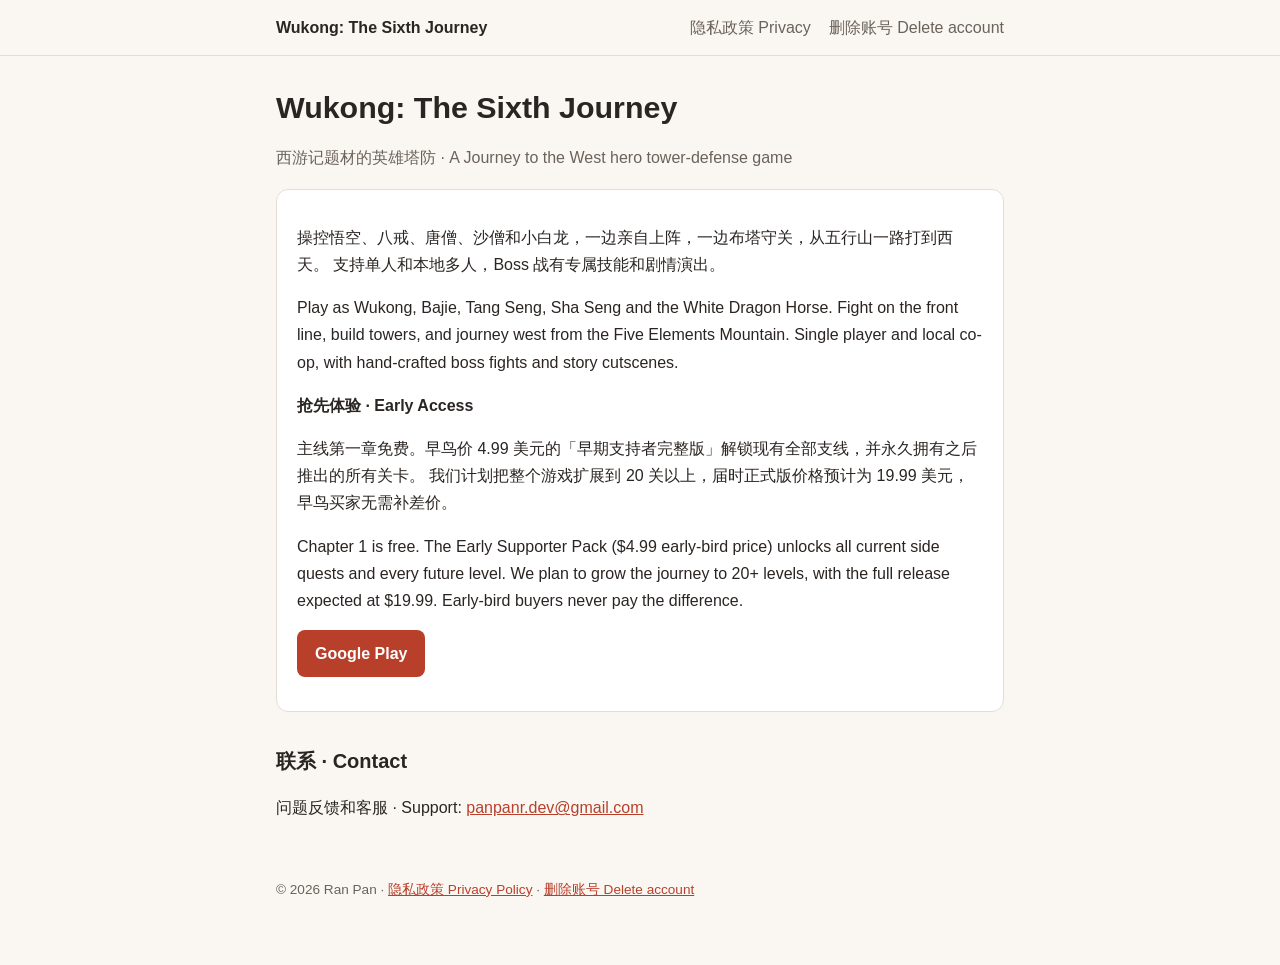
<file: index.html>
<!doctype html>
<html lang="zh-CN">
<head>
<meta charset="utf-8">
<meta name="viewport" content="width=device-width, initial-scale=1">
<title>Wukong: The Sixth Journey</title>
<meta name="description" content="西游记题材的三人英雄塔防游戏 · A Journey to the West hero tower-defense game.">
<link rel="stylesheet" href="style.css">
</head>
<body>
<header class="site"><nav>
  <a class="brand" href="index.html">Wukong: The Sixth Journey</a>
  <a href="privacy.html">隐私政策 Privacy</a>
  <a href="delete-account.html">删除账号 Delete account</a>
</nav></header>
<main>
  <h1>Wukong: The Sixth Journey</h1>
  <p class="muted">西游记题材的英雄塔防 · A Journey to the West hero tower-defense game</p>

  <div class="card">
    <p>操控悟空、八戒、唐僧、沙僧和小白龙，一边亲自上阵，一边布塔守关，从五行山一路打到西天。
    支持单人和本地多人，Boss 战有专属技能和剧情演出。</p>
    <p>Play as Wukong, Bajie, Tang Seng, Sha Seng and the White Dragon Horse. Fight on the front line,
    build towers, and journey west from the Five Elements Mountain. Single player and local co-op,
    with hand-crafted boss fights and story cutscenes.</p>
    <p><strong>抢先体验 · Early Access</strong></p>
    <p>主线第一章免费。早鸟价 4.99 美元的「早期支持者完整版」解锁现有全部支线，并永久拥有之后推出的所有关卡。
    我们计划把整个游戏扩展到 20 关以上，届时正式版价格预计为 19.99 美元，早鸟买家无需补差价。</p>
    <p>Chapter 1 is free. The Early Supporter Pack ($4.99 early-bird price) unlocks all current side quests and every
    future level. We plan to grow the journey to 20+ levels, with the full release expected at $19.99.
    Early-bird buyers never pay the difference.</p>
    <p><a class="btn" href="https://play.google.com/store/apps/details?id=com.wukongdefense.journey">Google Play</a></p>
  </div>

  <h2>联系 · Contact</h2>
  <p>问题反馈和客服 · Support: <a href="mailto:panpanr.dev@gmail.com">panpanr.dev@gmail.com</a></p>

  <footer>© 2026 Ran Pan ·
    <a href="privacy.html">隐私政策 Privacy Policy</a> ·
    <a href="delete-account.html">删除账号 Delete account</a></footer>
</main>
</body>
</html>
</file>
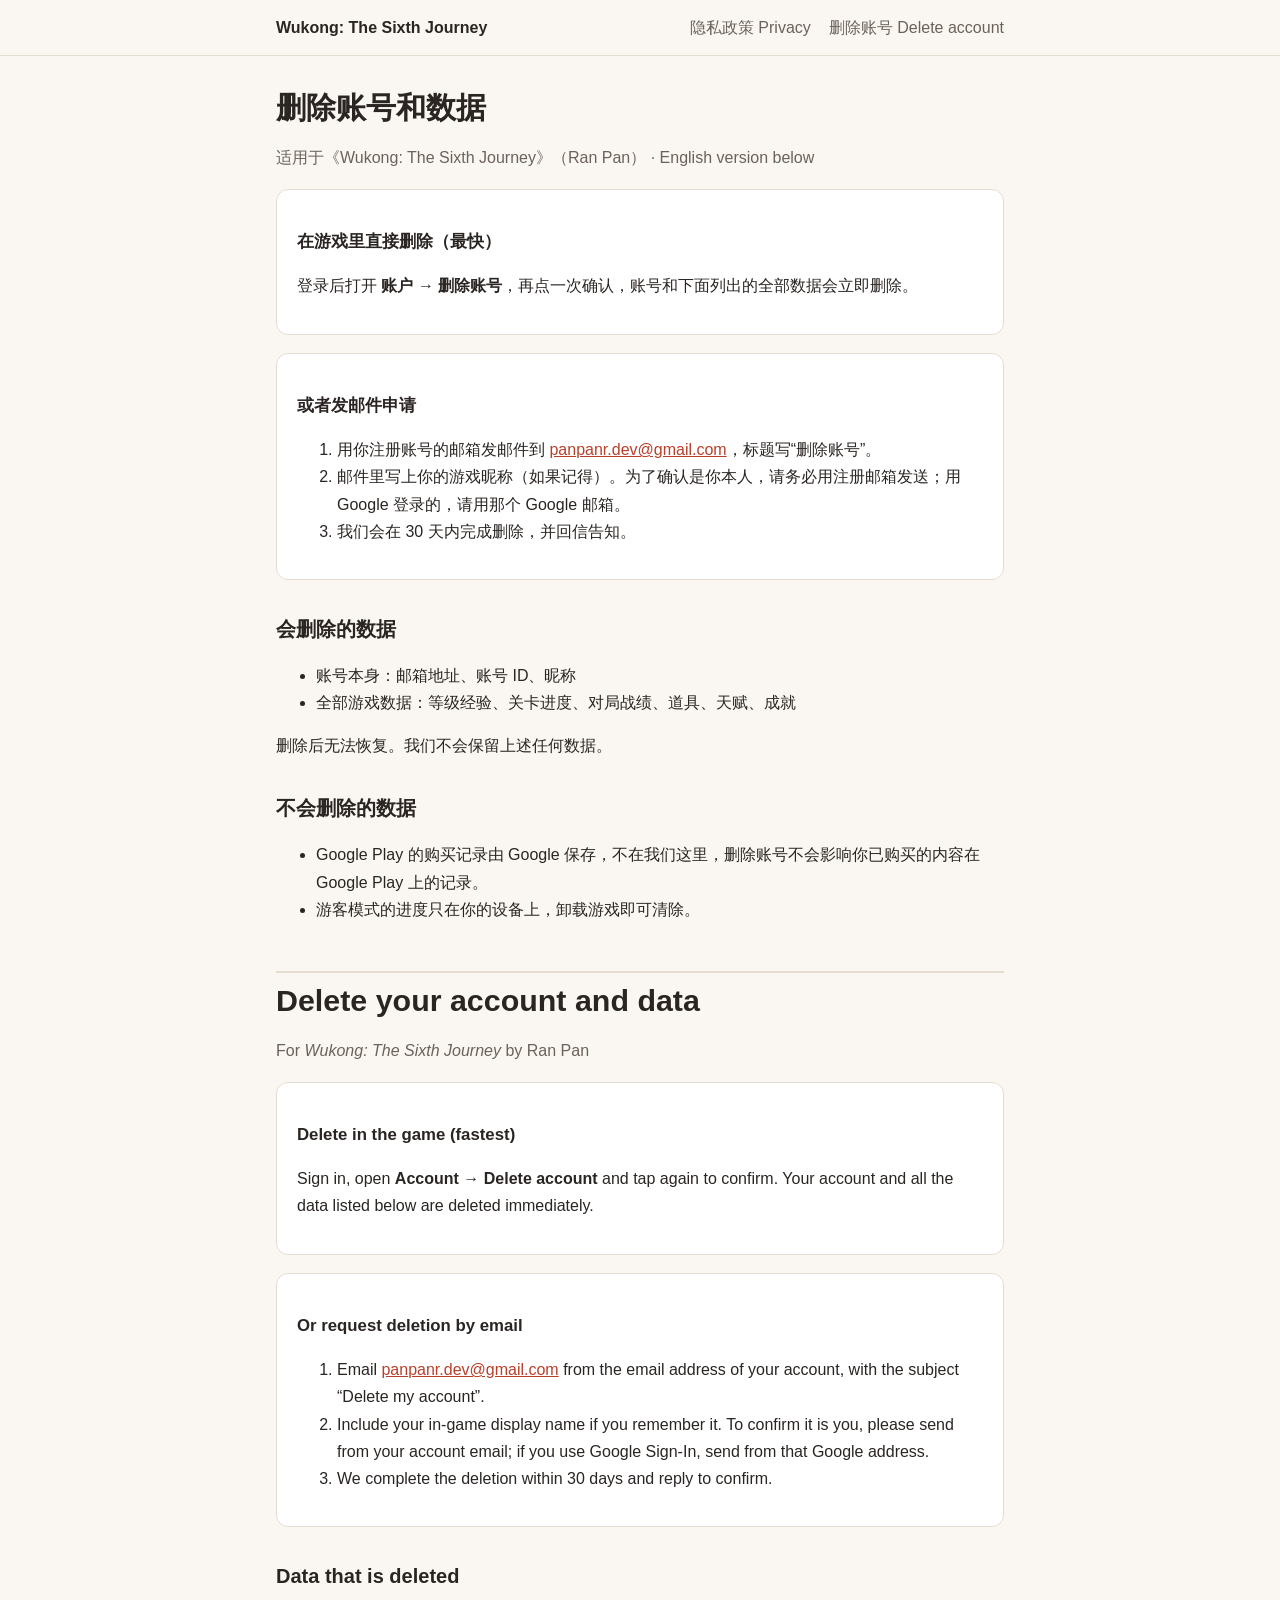
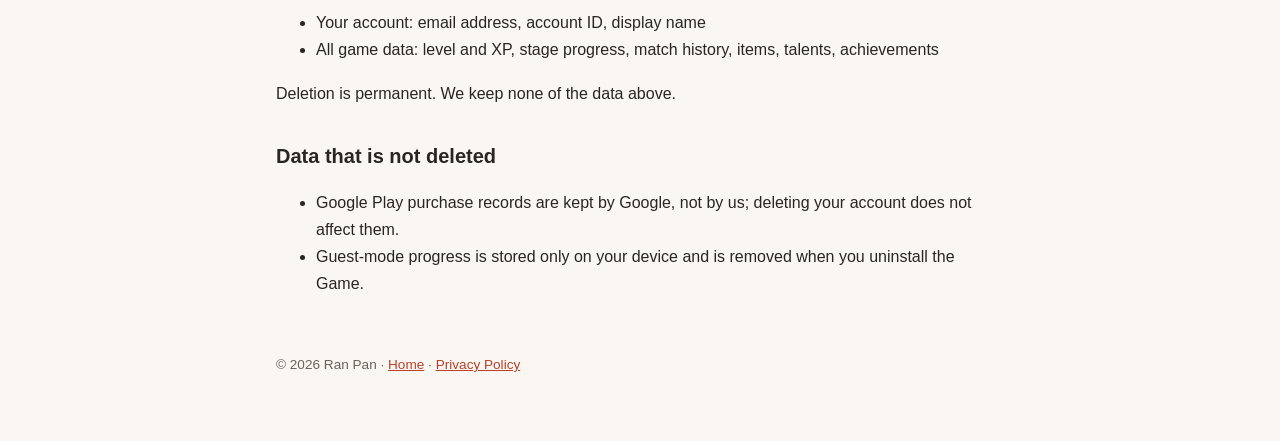
<file: delete-account.html>
<!doctype html>
<html lang="zh-CN">
<head>
<meta charset="utf-8">
<meta name="viewport" content="width=device-width, initial-scale=1">
<title>删除账号 · Delete Account</title>
<meta name="description" content="如何删除 Wukong: The Sixth Journey 账号和数据 / How to delete your account and data">
<link rel="stylesheet" href="style.css">
</head>
<body>
<header class="site"><nav>
  <a class="brand" href="index.html">Wukong: The Sixth Journey</a>
  <a href="privacy.html">隐私政策 Privacy</a>
  <a href="delete-account.html">删除账号 Delete account</a>
</nav></header>
<main>
  <h1>删除账号和数据</h1>
  <p class="muted">适用于《Wukong: The Sixth Journey》（Ran Pan） · English version below</p>

  <div class="card">
    <h3>在游戏里直接删除（最快）</h3>
    <p>登录后打开 <strong>账户 → 删除账号</strong>，再点一次确认，账号和下面列出的全部数据会立即删除。</p>
  </div>

  <div class="card">
    <h3>或者发邮件申请</h3>
    <ol>
      <li>用你注册账号的邮箱发邮件到 <a href="mailto:panpanr.dev@gmail.com?subject=Delete%20my%20account">panpanr.dev@gmail.com</a>，标题写“删除账号”。</li>
      <li>邮件里写上你的游戏昵称（如果记得）。为了确认是你本人，请务必用注册邮箱发送；用 Google 登录的，请用那个 Google 邮箱。</li>
      <li>我们会在 30 天内完成删除，并回信告知。</li>
    </ol>
  </div>

  <h2>会删除的数据</h2>
  <ul>
    <li>账号本身：邮箱地址、账号 ID、昵称</li>
    <li>全部游戏数据：等级经验、关卡进度、对局战绩、道具、天赋、成就</li>
  </ul>
  <p>删除后无法恢复。我们不会保留上述任何数据。</p>

  <h2>不会删除的数据</h2>
  <ul>
    <li>Google Play 的购买记录由 Google 保存，不在我们这里，删除账号不会影响你已购买的内容在 Google Play 上的记录。</li>
    <li>游客模式的进度只在你的设备上，卸载游戏即可清除。</li>
  </ul>

  <div class="lang">
  <h1>Delete your account and data</h1>
  <p class="muted">For <em>Wukong: The Sixth Journey</em> by Ran Pan</p>

  <div class="card">
    <h3>Delete in the game (fastest)</h3>
    <p>Sign in, open <strong>Account → Delete account</strong> and tap again to confirm. Your account and all the data listed below are deleted immediately.</p>
  </div>

  <div class="card">
    <h3>Or request deletion by email</h3>
    <ol>
      <li>Email <a href="mailto:panpanr.dev@gmail.com?subject=Delete%20my%20account">panpanr.dev@gmail.com</a> from the email address of your account, with the subject “Delete my account”.</li>
      <li>Include your in-game display name if you remember it. To confirm it is you, please send from your account email; if you use Google Sign-In, send from that Google address.</li>
      <li>We complete the deletion within 30 days and reply to confirm.</li>
    </ol>
  </div>

  <h2>Data that is deleted</h2>
  <ul>
    <li>Your account: email address, account ID, display name</li>
    <li>All game data: level and XP, stage progress, match history, items, talents, achievements</li>
  </ul>
  <p>Deletion is permanent. We keep none of the data above.</p>

  <h2>Data that is not deleted</h2>
  <ul>
    <li>Google Play purchase records are kept by Google, not by us; deleting your account does not affect them.</li>
    <li>Guest-mode progress is stored only on your device and is removed when you uninstall the Game.</li>
  </ul>
  </div>

  <footer>© 2026 Ran Pan · <a href="index.html">Home</a> · <a href="privacy.html">Privacy Policy</a></footer>
</main>
</body>
</html>
</file>
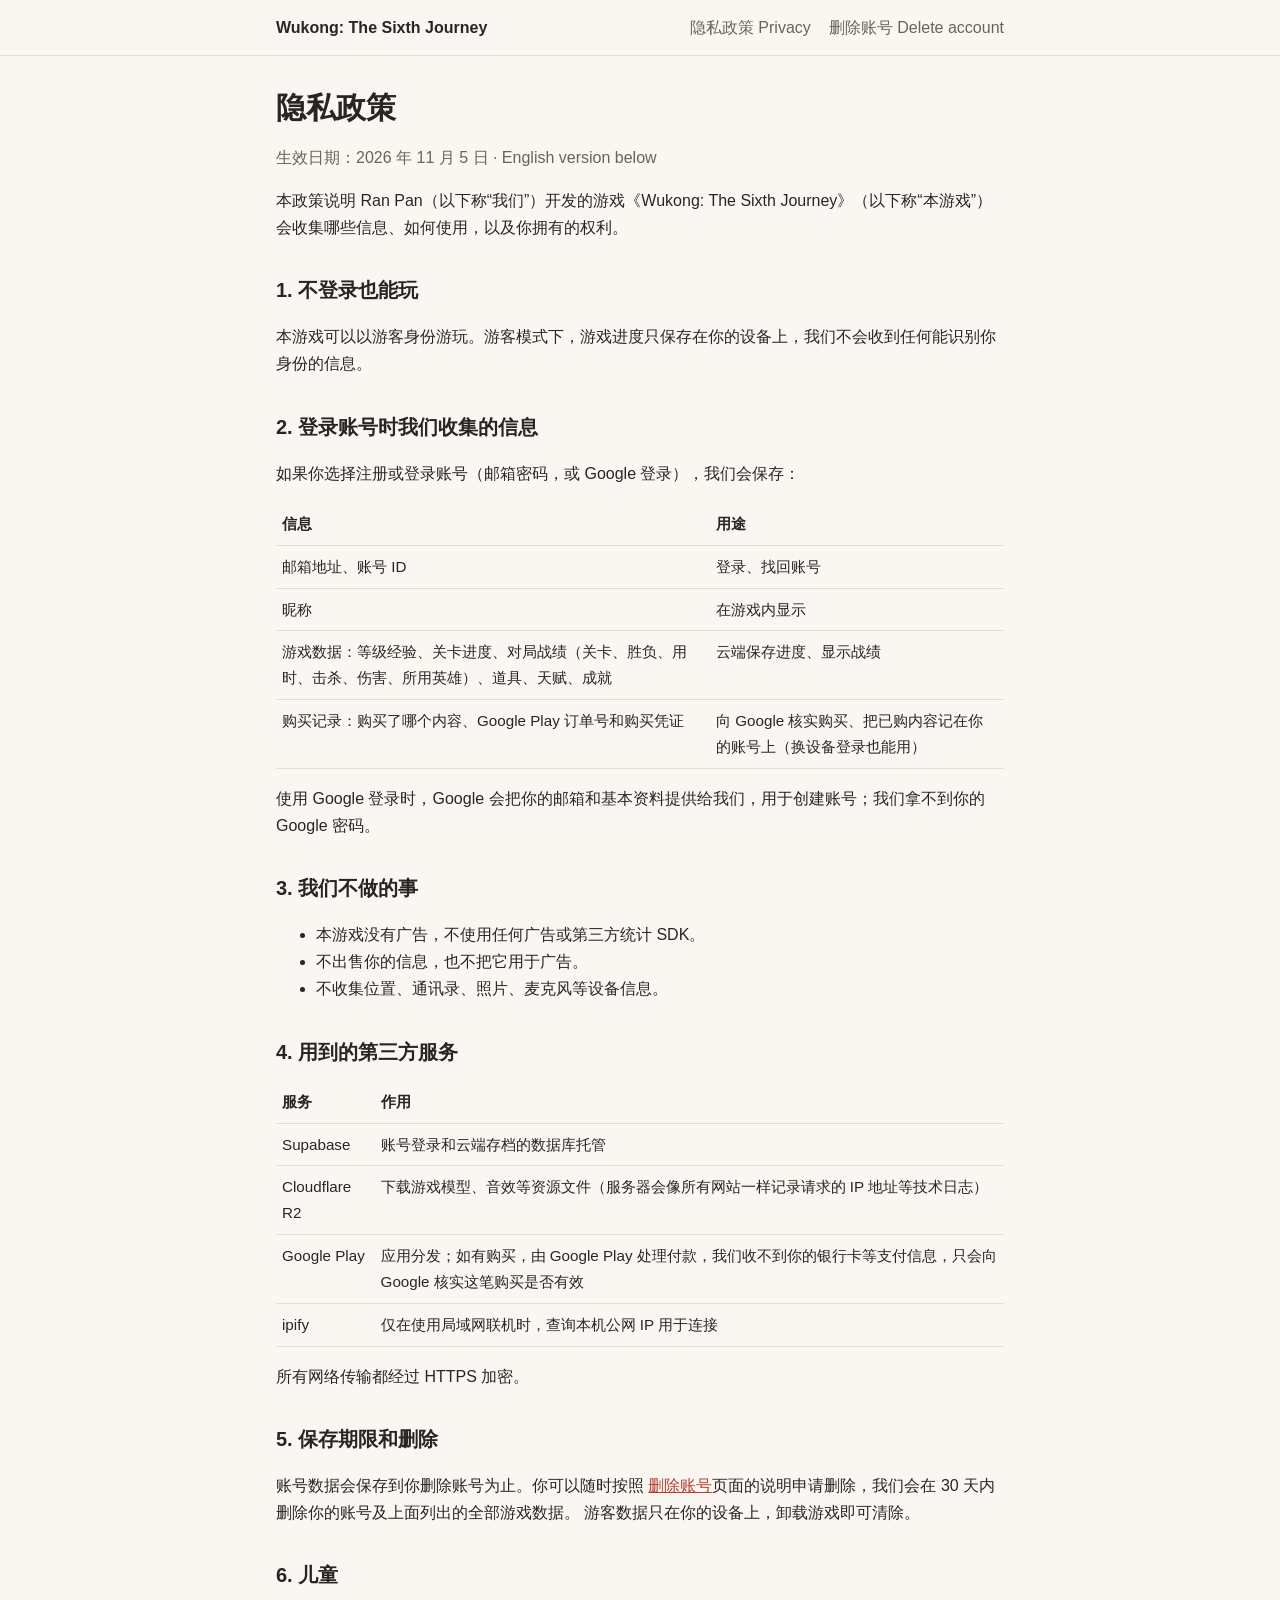
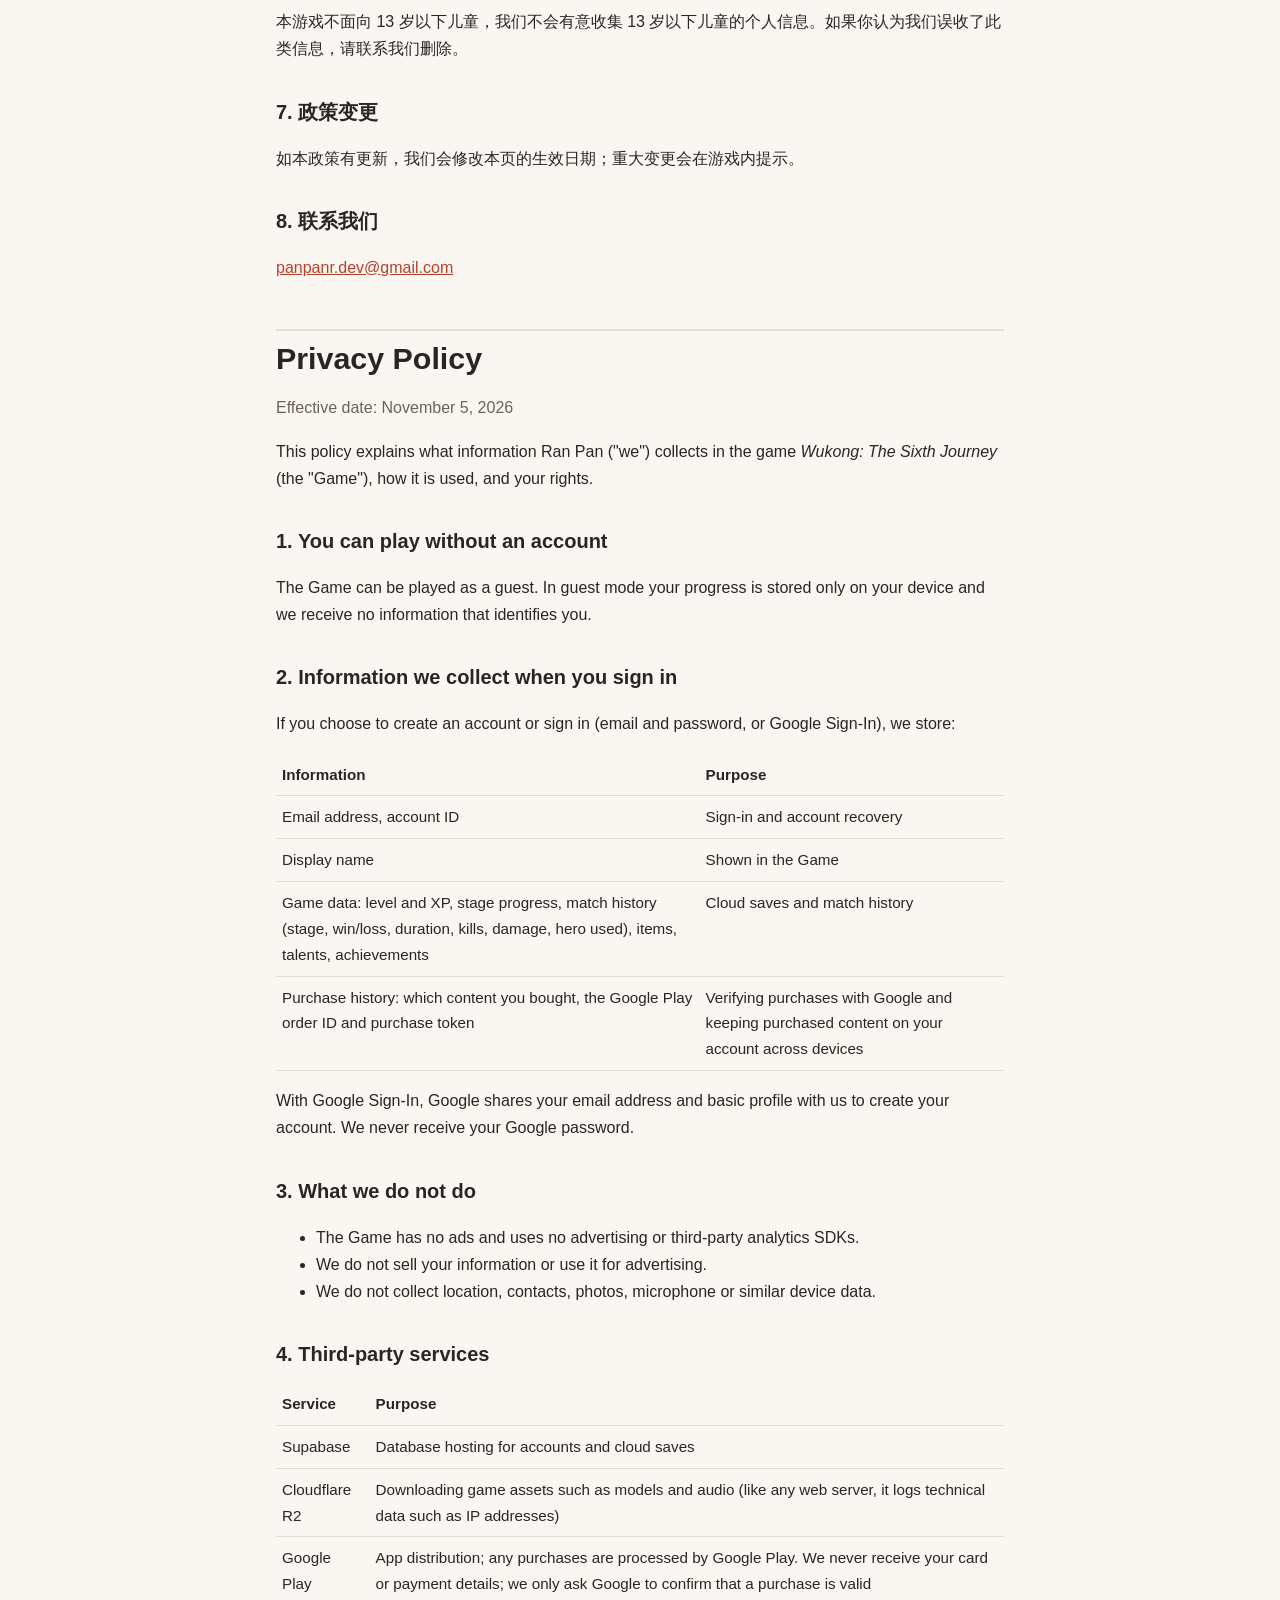
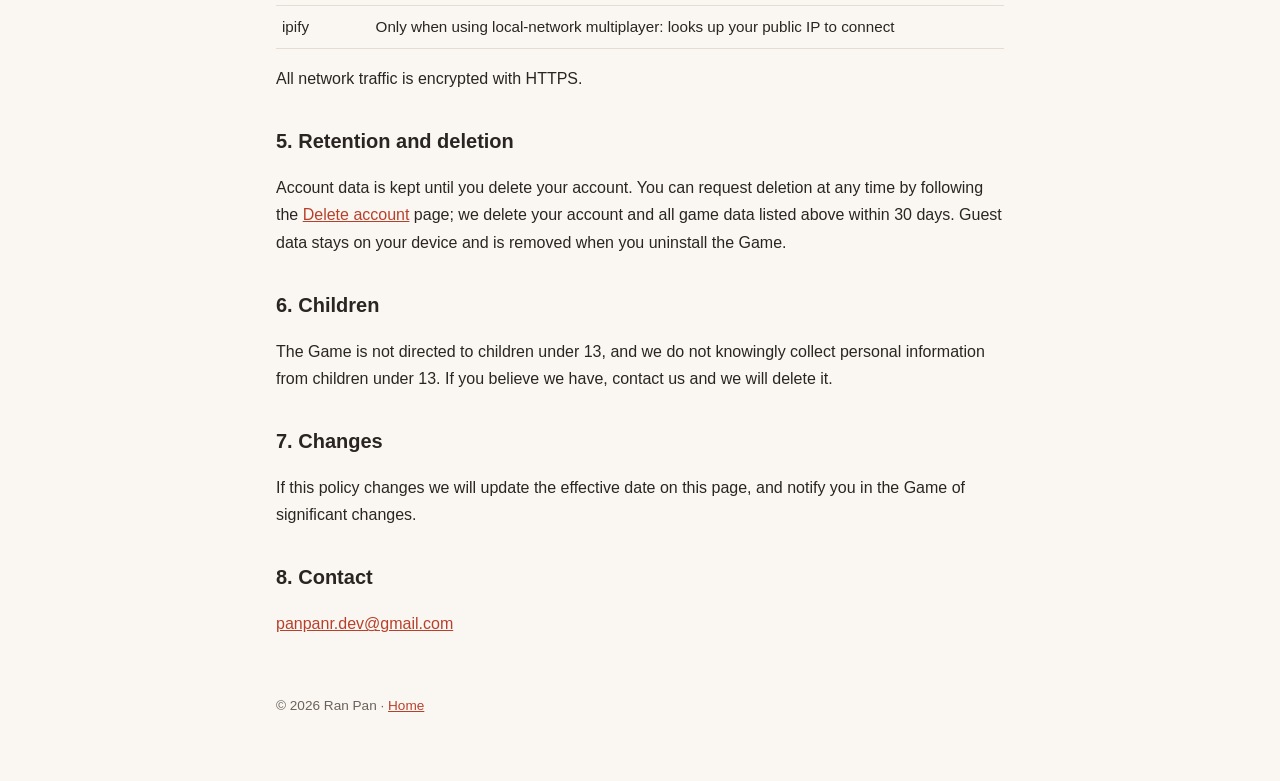
<file: privacy.html>
<!doctype html>
<html lang="zh-CN">
<head>
<meta charset="utf-8">
<meta name="viewport" content="width=device-width, initial-scale=1">
<title>隐私政策 · Privacy Policy</title>
<meta name="description" content="Wukong: The Sixth Journey 隐私政策 / Privacy Policy">
<link rel="stylesheet" href="style.css">
</head>
<body>
<header class="site"><nav>
  <a class="brand" href="index.html">Wukong: The Sixth Journey</a>
  <a href="privacy.html">隐私政策 Privacy</a>
  <a href="delete-account.html">删除账号 Delete account</a>
</nav></header>
<main>
  <h1>隐私政策</h1>
  <p class="muted">生效日期：2026 年 11 月 5 日 · English version below</p>

  <p>本政策说明 Ran Pan（以下称“我们”）开发的游戏《Wukong: The Sixth Journey》（以下称“本游戏”）
  会收集哪些信息、如何使用，以及你拥有的权利。</p>

  <h2>1. 不登录也能玩</h2>
  <p>本游戏可以以游客身份游玩。游客模式下，游戏进度只保存在你的设备上，我们不会收到任何能识别你身份的信息。</p>

  <h2>2. 登录账号时我们收集的信息</h2>
  <p>如果你选择注册或登录账号（邮箱密码，或 Google 登录），我们会保存：</p>
  <table>
    <tr><th>信息</th><th>用途</th></tr>
    <tr><td>邮箱地址、账号 ID</td><td>登录、找回账号</td></tr>
    <tr><td>昵称</td><td>在游戏内显示</td></tr>
    <tr><td>游戏数据：等级经验、关卡进度、对局战绩（关卡、胜负、用时、击杀、伤害、所用英雄）、道具、天赋、成就</td><td>云端保存进度、显示战绩</td></tr>
    <tr><td>购买记录：购买了哪个内容、Google Play 订单号和购买凭证</td><td>向 Google 核实购买、把已购内容记在你的账号上（换设备登录也能用）</td></tr>
  </table>
  <p>使用 Google 登录时，Google 会把你的邮箱和基本资料提供给我们，用于创建账号；我们拿不到你的 Google 密码。</p>

  <h2>3. 我们不做的事</h2>
  <ul>
    <li>本游戏没有广告，不使用任何广告或第三方统计 SDK。</li>
    <li>不出售你的信息，也不把它用于广告。</li>
    <li>不收集位置、通讯录、照片、麦克风等设备信息。</li>
  </ul>

  <h2>4. 用到的第三方服务</h2>
  <table>
    <tr><th>服务</th><th>作用</th></tr>
    <tr><td>Supabase</td><td>账号登录和云端存档的数据库托管</td></tr>
    <tr><td>Cloudflare R2</td><td>下载游戏模型、音效等资源文件（服务器会像所有网站一样记录请求的 IP 地址等技术日志）</td></tr>
    <tr><td>Google Play</td><td>应用分发；如有购买，由 Google Play 处理付款，我们收不到你的银行卡等支付信息，只会向 Google 核实这笔购买是否有效</td></tr>
    <tr><td>ipify</td><td>仅在使用局域网联机时，查询本机公网 IP 用于连接</td></tr>
  </table>
  <p>所有网络传输都经过 HTTPS 加密。</p>

  <h2>5. 保存期限和删除</h2>
  <p>账号数据会保存到你删除账号为止。你可以随时按照
  <a href="delete-account.html">删除账号</a>页面的说明申请删除，我们会在 30 天内删除你的账号及上面列出的全部游戏数据。
  游客数据只在你的设备上，卸载游戏即可清除。</p>

  <h2>6. 儿童</h2>
  <p>本游戏不面向 13 岁以下儿童，我们不会有意收集 13 岁以下儿童的个人信息。如果你认为我们误收了此类信息，请联系我们删除。</p>

  <h2>7. 政策变更</h2>
  <p>如本政策有更新，我们会修改本页的生效日期；重大变更会在游戏内提示。</p>

  <h2>8. 联系我们</h2>
  <p><a href="mailto:panpanr.dev@gmail.com">panpanr.dev@gmail.com</a></p>

  <div class="lang">
  <h1>Privacy Policy</h1>
  <p class="muted">Effective date: November 5, 2026</p>

  <p>This policy explains what information Ran Pan ("we") collects in the game
  <em>Wukong: The Sixth Journey</em> (the "Game"), how it is used, and your rights.</p>

  <h2>1. You can play without an account</h2>
  <p>The Game can be played as a guest. In guest mode your progress is stored only on your device and we receive
  no information that identifies you.</p>

  <h2>2. Information we collect when you sign in</h2>
  <p>If you choose to create an account or sign in (email and password, or Google Sign-In), we store:</p>
  <table>
    <tr><th>Information</th><th>Purpose</th></tr>
    <tr><td>Email address, account ID</td><td>Sign-in and account recovery</td></tr>
    <tr><td>Display name</td><td>Shown in the Game</td></tr>
    <tr><td>Game data: level and XP, stage progress, match history (stage, win/loss, duration, kills, damage, hero used), items, talents, achievements</td><td>Cloud saves and match history</td></tr>
    <tr><td>Purchase history: which content you bought, the Google Play order ID and purchase token</td><td>Verifying purchases with Google and keeping purchased content on your account across devices</td></tr>
  </table>
  <p>With Google Sign-In, Google shares your email address and basic profile with us to create your account.
  We never receive your Google password.</p>

  <h2>3. What we do not do</h2>
  <ul>
    <li>The Game has no ads and uses no advertising or third-party analytics SDKs.</li>
    <li>We do not sell your information or use it for advertising.</li>
    <li>We do not collect location, contacts, photos, microphone or similar device data.</li>
  </ul>

  <h2>4. Third-party services</h2>
  <table>
    <tr><th>Service</th><th>Purpose</th></tr>
    <tr><td>Supabase</td><td>Database hosting for accounts and cloud saves</td></tr>
    <tr><td>Cloudflare R2</td><td>Downloading game assets such as models and audio (like any web server, it logs technical data such as IP addresses)</td></tr>
    <tr><td>Google Play</td><td>App distribution; any purchases are processed by Google Play. We never receive your card or payment details; we only ask Google to confirm that a purchase is valid</td></tr>
    <tr><td>ipify</td><td>Only when using local-network multiplayer: looks up your public IP to connect</td></tr>
  </table>
  <p>All network traffic is encrypted with HTTPS.</p>

  <h2>5. Retention and deletion</h2>
  <p>Account data is kept until you delete your account. You can request deletion at any time by following the
  <a href="delete-account.html">Delete account</a> page; we delete your account and all game data listed above
  within 30 days. Guest data stays on your device and is removed when you uninstall the Game.</p>

  <h2>6. Children</h2>
  <p>The Game is not directed to children under 13, and we do not knowingly collect personal information from
  children under 13. If you believe we have, contact us and we will delete it.</p>

  <h2>7. Changes</h2>
  <p>If this policy changes we will update the effective date on this page, and notify you in the Game of significant changes.</p>

  <h2>8. Contact</h2>
  <p><a href="mailto:panpanr.dev@gmail.com">panpanr.dev@gmail.com</a></p>
  </div>

  <footer>© 2026 Ran Pan · <a href="index.html">Home</a></footer>
</main>
</body>
</html>
</file>
<file: style.css>
:root {
  --bg: #faf7f2;
  --fg: #2a2522;
  --muted: #6b625b;
  --accent: #b8402b;
  --card: #ffffff;
  --line: #e6ddd2;
}
@media (prefers-color-scheme: dark) {
  :root {
    --bg: #17130f;
    --fg: #ece6de;
    --muted: #a99d91;
    --accent: #e0745c;
    --card: #221c17;
    --line: #3a3029;
  }
}
* { box-sizing: border-box; }
body {
  margin: 0;
  background: var(--bg);
  color: var(--fg);
  font: 16px/1.7 -apple-system, "Segoe UI", "PingFang SC", "Microsoft YaHei", sans-serif;
}
main { max-width: 760px; margin: 0 auto; padding: 32px 16px 64px; }
header.site { border-bottom: 1px solid var(--line); }
header.site nav {
  max-width: 760px; margin: 0 auto; padding: 14px 16px;
  display: flex; gap: 18px; flex-wrap: wrap; align-items: center;
}
header.site .brand { font-weight: 700; color: var(--fg); text-decoration: none; margin-right: auto; }
nav a { color: var(--muted); text-decoration: none; }
nav a:hover, a { color: var(--accent); }
h1 { font-size: 1.9rem; line-height: 1.3; margin: 0 0 8px; }
h2 { font-size: 1.25rem; margin: 32px 0 8px; }
h3 { font-size: 1.05rem; margin: 20px 0 4px; }
.muted { color: var(--muted); }
.card {
  background: var(--card); border: 1px solid var(--line); border-radius: 12px;
  padding: 18px 20px; margin: 18px 0;
}
.lang { border-top: 2px solid var(--line); margin-top: 48px; padding-top: 8px; }
table { border-collapse: collapse; width: 100%; margin: 12px 0; font-size: 0.95rem; }
th, td { text-align: left; border-bottom: 1px solid var(--line); padding: 8px 6px; vertical-align: top; }
.btn {
  display: inline-block; background: var(--accent); color: #fff; text-decoration: none;
  padding: 10px 18px; border-radius: 8px; font-weight: 600;
}
footer { color: var(--muted); font-size: 0.85rem; margin-top: 56px; }
</file>
